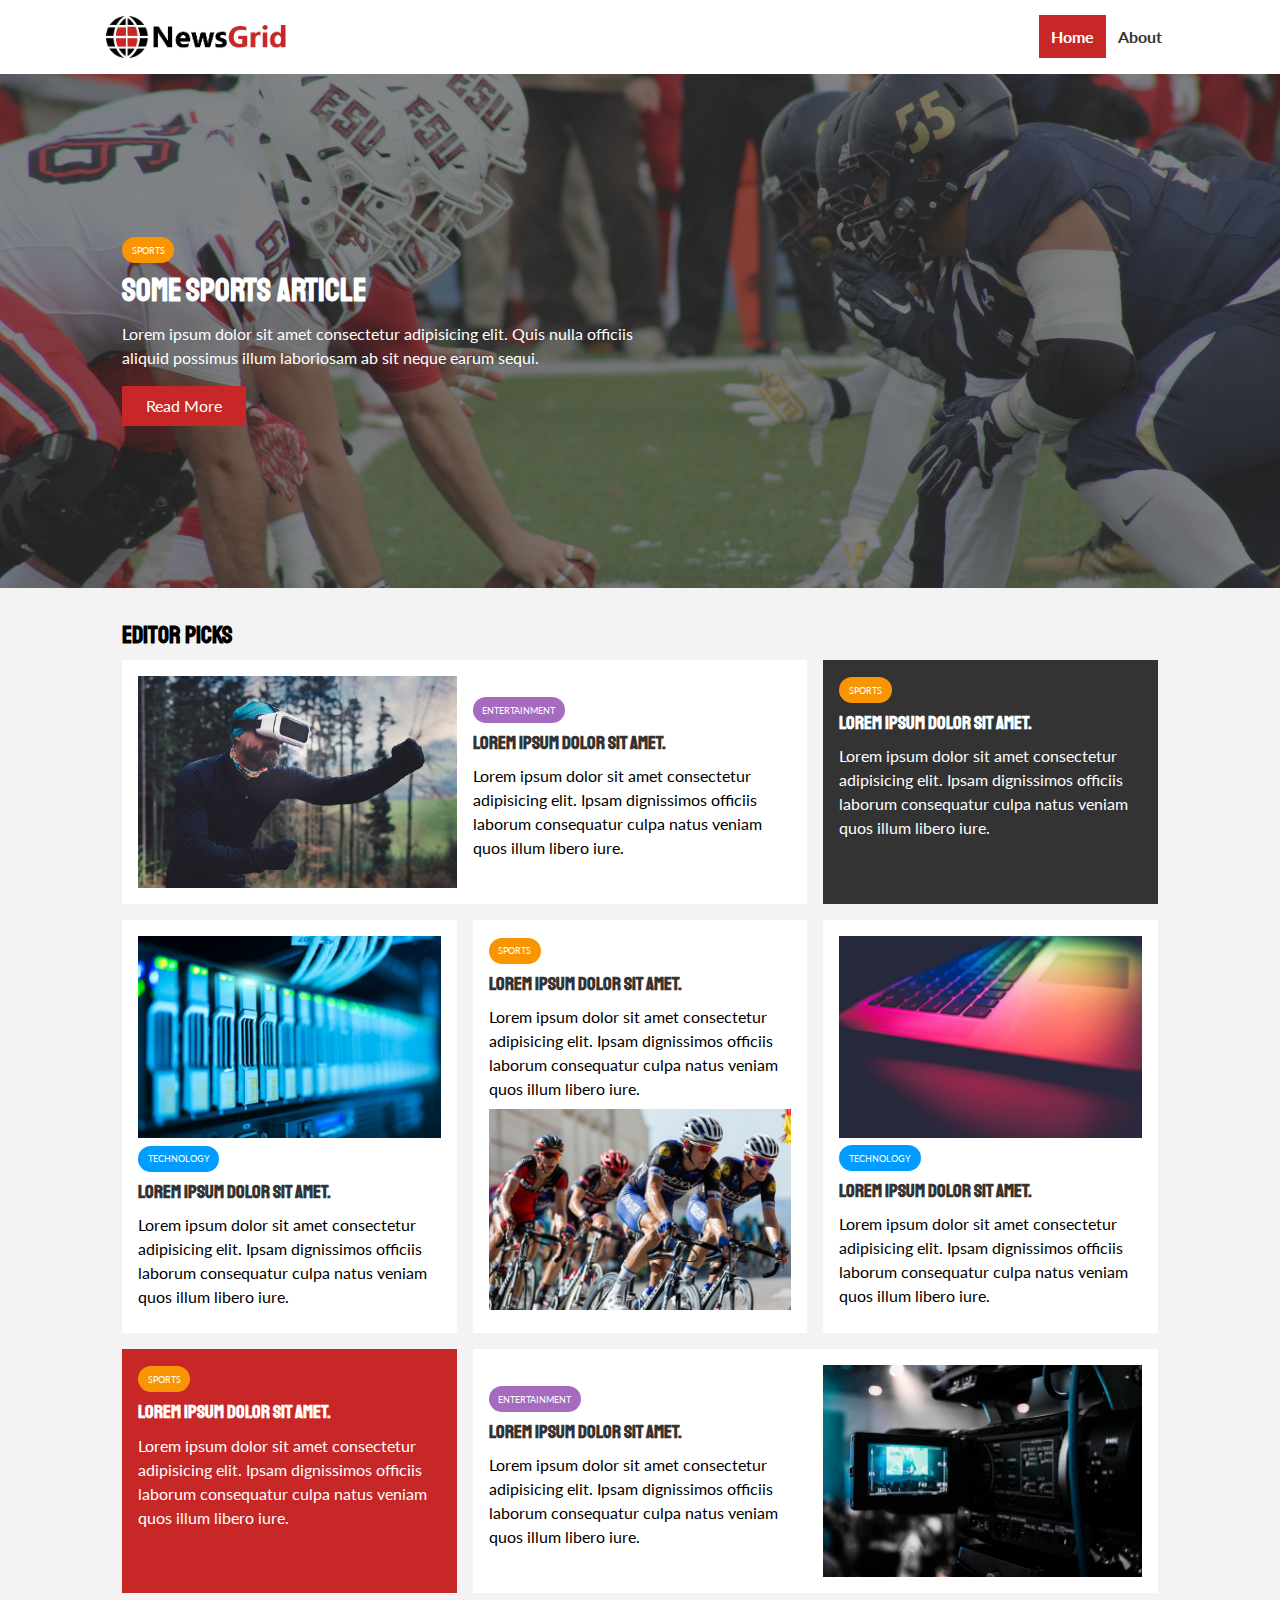
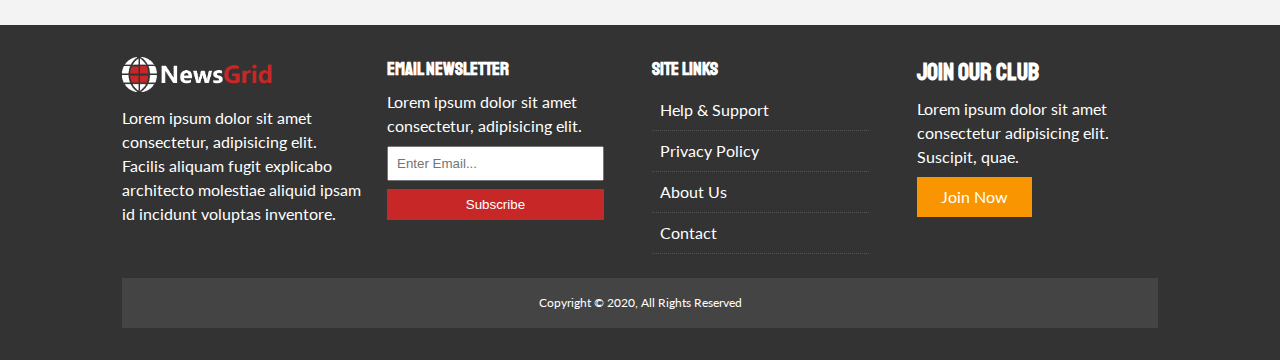
<file: index.html>
<!DOCTYPE html>
<html lang="en">
<head>
  <meta charset="UTF-8">
  <meta name="viewport" content="width=device-width, initial-scale=1.0">
  <link rel="stylesheet" href="https://cdnjs.cloudflare.com/ajax/libs/font-awesome/5.13.0/css/all.min.css" integrity="sha256-h20CPZ0QyXlBuAw7A+KluUYx/3pK+c7lYEpqLTlxjYQ=" crossorigin="anonymous" />
  <link href="https://fonts.googleapis.com/css2?family=Lato&family=Staatliches&display=swap" rel="stylesheet"> 
  <link rel="stylesheet" href="css/style.css">
  <link rel="stylesheet" media="screen and (max-width: 768px)" href="css/mobile.css">
  <link rel="shortcut icon" type="image/x-icon" href="favicon.ico">
  <title>NewsGrid | Latest News</title>
</head>
<body>
  <nav id="main-nav">
    <div class="container">
      <img src="/image_resources/logo.png" alt="NewsGrid" class="logo">
      <div class="social">
        <a href="http://facebook.com"><i class="fab fa-facebook fa-2x"></i></a>
        <a href="http://twitter.com"><i class="fab fa-twitter fa-2x"></i></a>
        <a href="http://instagram.com"><i class="fab fa-instagram fa-2x"></i></a>
        <a href="http://youtube.com"><i class="fab fa-youtube fa-2x"></i></a>
      </div>
      <ul>
        <li><a href="index.html" class="current">Home</a></li>
        <li><a href="about.html" >About</a></li>
      </ul>
    </div>
  </nav>

  <!-- Showcase -->
  <header id="showcase">
    <div class="container">
      <div class="showcase-container">
        <div class="showcase-content">
          <div class="category category-sports">Sports</div>
          <h1>Some Sports Article</h1>
          <p>Lorem ipsum dolor sit amet consectetur adipisicing elit. Quis nulla officiis aliquid possimus illum laboriosam ab sit neque earum sequi.</p>
          <a href="article.html" class="btn btn-primary">Read More</a>
        </div>
      </div>
    </div>
  </header>

  <!-- Home Articles -->
  <section id="home-articles" class="py-2">
    <div class="container">
    <h2>Editor Picks</h2>
    <div class="articles-container">
      <article class="card">
        <img src="/image_resources/articles/ent1.jpg" alt="">
        <div>
          <div class="category category-ent">Entertainment</div>
        <h3>
          <a href="article.html">Lorem ipsum dolor sit amet.</a>
        </h3>
        <p>Lorem ipsum dolor sit amet consectetur adipisicing elit. Ipsam dignissimos officiis laborum consequatur culpa natus veniam quos illum libero iure.</p>
        </div>
      </article>
      <article class="card bg-dark">
          <div class="category category-sports">Sports</div>
        <h3>
          <a href="article.html">Lorem ipsum dolor sit amet.</a>
        </h3>
        <p>Lorem ipsum dolor sit amet consectetur adipisicing elit. Ipsam dignissimos officiis laborum consequatur culpa natus veniam quos illum libero iure.</p>
      </article>
      <article class="card">
        <img src="/image_resources/articles/tech1.jpg" alt="">
        <div class="category category-tech">Technology</div>
      <h3>
        <a href="article.html">Lorem ipsum dolor sit amet.</a>
      </h3>
      <p>Lorem ipsum dolor sit amet consectetur adipisicing elit. Ipsam dignissimos officiis laborum consequatur culpa natus veniam quos illum libero iure.</p>
    </article>
      <article class="card">
        <div class="category category-sports">Sports</div>
      <h3>
        <a href="article.html">Lorem ipsum dolor sit amet.</a>
      </h3>
      <p>Lorem ipsum dolor sit amet consectetur adipisicing elit. Ipsam dignissimos officiis laborum consequatur culpa natus veniam quos illum libero iure.</p>
      <img src="/image_resources/articles/sports1.jpg" alt="">
    </article>
    <article class="card">
      <img src="/image_resources/articles/tech2.jpg" alt="">
      <div class="category category-tech">Technology</div>
    <h3>
      <a href="article.html">Lorem ipsum dolor sit amet.</a>
    </h3>
    <p>Lorem ipsum dolor sit amet consectetur adipisicing elit. Ipsam dignissimos officiis laborum consequatur culpa natus veniam quos illum libero iure.</p>
  </article>
  <article class="card bg-primary">
    <div class="category category-sports">Sports</div>
  <h3>
    <a href="article.html">Lorem ipsum dolor sit amet.</a>
  </h3>
  <p>Lorem ipsum dolor sit amet consectetur adipisicing elit. Ipsam dignissimos officiis laborum consequatur culpa natus veniam quos illum libero iure.</p>
</article>
<article class="card">
  <div>
    <div class="category category-ent">Entertainment</div>
  <h3>
    <a href="article.html">Lorem ipsum dolor sit amet.</a>
  </h3>
  <p>Lorem ipsum dolor sit amet consectetur adipisicing elit. Ipsam dignissimos officiis laborum consequatur culpa natus veniam quos illum libero iure.</p>
  </div>
  <img src="/image_resources/articles/ent2.jpg" alt="">
</article>
     </div>
    </div>
  </section>

  <!-- Footer -->
  <footer id="main-footer" class="py-2">
    <div class="container footer-container">
      <div>
        <img src="/image_resources/logo_light.png" alt="NewsGrid">
        <p>Lorem ipsum dolor sit amet consectetur, adipisicing elit. Facilis aliquam fugit explicabo architecto molestiae aliquid ipsam id incidunt voluptas inventore.</p>
      </div>
      <div>
        <h3>Email Newsletter</h3>
        <p>Lorem ipsum dolor sit amet consectetur, adipisicing elit.
          <form name="contact" method="POST" data-netlify="true">
            <input type="email" name="email" placeholder="Enter Email...">
            <input type="submit" value="Subscribe" class="btn btn-primary">
          </form>
        </p>
      </div>
      <div>
        <h3>Site Links</h3>
        <ul class="list">
          <li><a href="#">Help & Support</a></li>
          <li><a href="#">Privacy Policy</a></li>
          <li><a href="#">About Us</a></li>
          <li><a href="#">Contact</a></li>
        </ul>
      </div>
      <div>
        <h2>Join Our Club</h2>
        <p>Lorem ipsum dolor sit amet consectetur adipisicing elit. Suscipit, quae.</p>
        <a href="#" class="btn btn-secondary">Join Now</a>
      </div>
      <div>
        <p>
          Copyright &copy; 2020, All Rights Reserved
        </p>
      </div>
    </div>
  </footer>
</body>
</html>
</file>
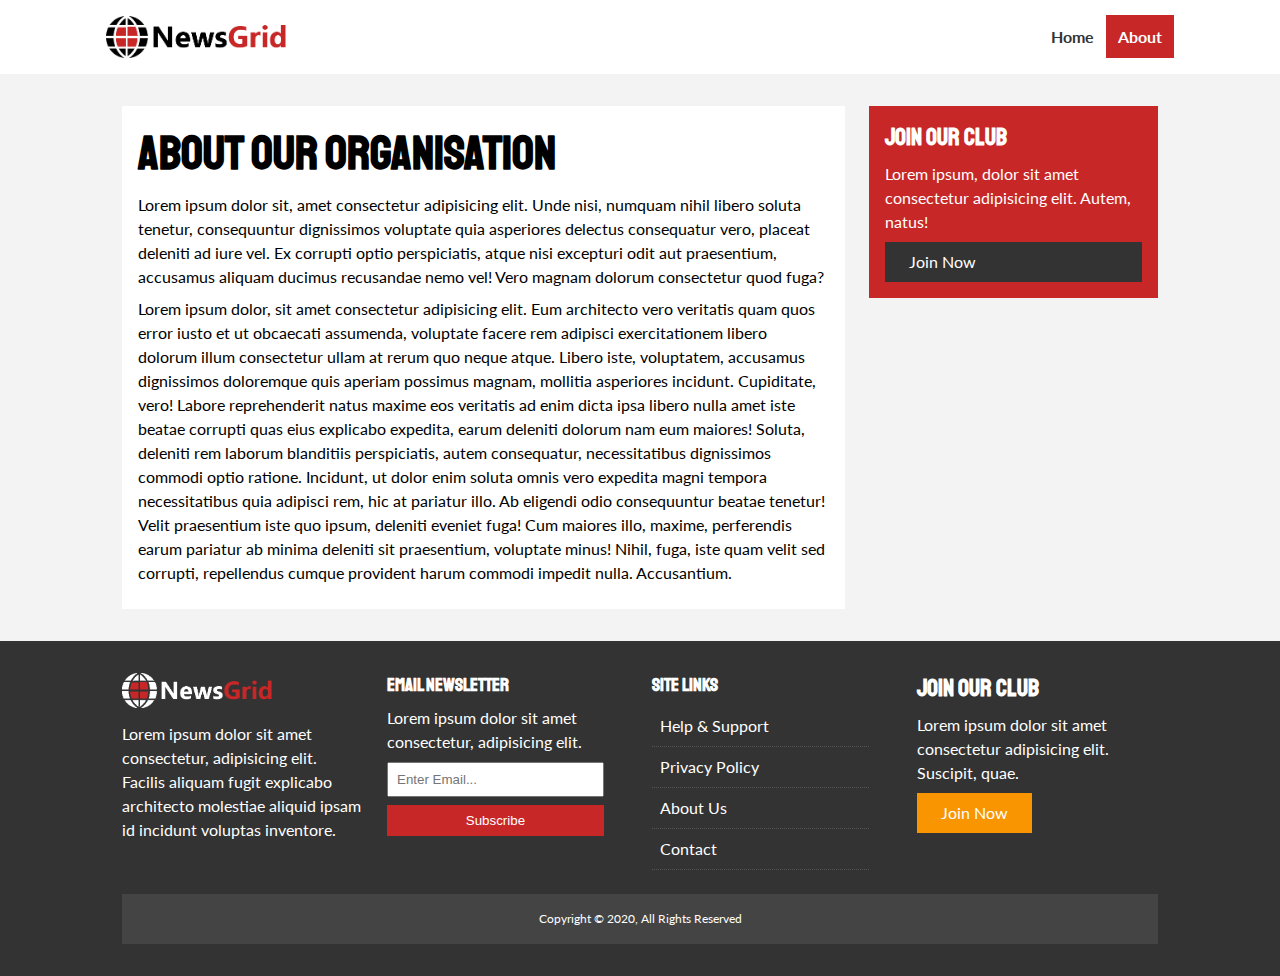
<file: about.html>
<!DOCTYPE html>
<html lang="en">
<head>
  <meta charset="UTF-8">
  <meta name="viewport" content="width=device-width, initial-scale=1.0">
  <link rel="stylesheet" href="https://cdnjs.cloudflare.com/ajax/libs/font-awesome/5.13.0/css/all.min.css" integrity="sha256-h20CPZ0QyXlBuAw7A+KluUYx/3pK+c7lYEpqLTlxjYQ=" crossorigin="anonymous" />
  <link href="https://fonts.googleapis.com/css2?family=Lato&family=Staatliches&display=swap" rel="stylesheet"> 
  <link rel="stylesheet" href="css/style.css">
  <link rel="stylesheet" media="screen and (max-width: 768px)" href="css/mobile.css">
  <link rel="shortcut icon" type="image/x-icon" href="favicon.ico">
  <title>NewsGrid | About</title>
</head>
<body>
  <nav id="main-nav">
    <div class="container">
      <img src="/image_resources/logo.png" alt="NewsGrid" class="logo">
      <div class="social">
        <a href="http://facebook.com"><i class="fab fa-facebook fa-2x"></i></a>
        <a href="http://twitter.com"><i class="fab fa-twitter fa-2x"></i></a>
        <a href="http://instagram.com"><i class="fab fa-instagram fa-2x"></i></a>
        <a href="http://youtube.com"><i class="fab fa-youtube fa-2x"></i></a>
      </div>
      <ul>
        <li><a href="index.html">Home</a></li>
        <li><a href="about.html" class="current">About</a></li>
      </ul>
    </div>
  </nav>

  <section id="about">
    <div class="container">
      <div class="page-container">
        <article class="card">
          <h1 class="l-heading">About Our Organisation</h1>
          <p>Lorem ipsum dolor sit, amet consectetur adipisicing elit. Unde nisi, numquam nihil libero soluta tenetur, consequuntur dignissimos voluptate quia asperiores delectus consequatur vero, placeat deleniti ad iure vel. Ex corrupti optio perspiciatis, atque nisi excepturi odit aut praesentium, accusamus aliquam ducimus recusandae nemo vel! Vero magnam dolorum consectetur quod fuga?</p>
          <p>Lorem ipsum dolor, sit amet consectetur adipisicing elit. Eum architecto vero veritatis quam quos error iusto et ut obcaecati assumenda, voluptate facere rem adipisci exercitationem libero dolorum illum consectetur ullam at rerum quo neque atque. Libero iste, voluptatem, accusamus dignissimos doloremque quis aperiam possimus magnam, mollitia asperiores incidunt. Cupiditate, vero! Labore reprehenderit natus maxime eos veritatis ad enim dicta ipsa libero nulla amet iste beatae corrupti quas eius explicabo expedita, earum deleniti dolorum nam eum maiores! Soluta, deleniti rem laborum blanditiis perspiciatis, autem consequatur, necessitatibus dignissimos commodi optio ratione. Incidunt, ut dolor enim soluta omnis vero expedita magni tempora necessitatibus quia adipisci rem, hic at pariatur illo. Ab eligendi odio consequuntur beatae tenetur! Velit praesentium iste quo ipsum, deleniti eveniet fuga! Cum maiores illo, maxime, perferendis earum pariatur ab minima deleniti sit praesentium, voluptate minus! Nihil, fuga, iste quam velit sed corrupti, repellendus cumque provident harum commodi impedit nulla. Accusantium.
          </p>
        </article>
        <aside class="card bg-primary">
          <h2>Join Our Club</h2>
          <p>Lorem ipsum, dolor sit amet consectetur adipisicing elit. Autem, natus!</p>
          <a href="#" class="btn btn-dark btn-block">Join Now</a>
        </aside>
      </div>
    </div>
  </section>

 
  <!-- Footer -->
  <footer id="main-footer" class="py-2">
    <div class="container footer-container">
      <div>
        <img src="/image_resources/logo_light.png" alt="NewsGrid">
        <p>Lorem ipsum dolor sit amet consectetur, adipisicing elit. Facilis aliquam fugit explicabo architecto molestiae aliquid ipsam id incidunt voluptas inventore.</p>
      </div>
      <div>
        <h3>Email Newsletter</h3>
        <p>Lorem ipsum dolor sit amet consectetur, adipisicing elit.
          <form name="contact" method="POST" data-netlify="true">
            <input type="email" name="email" placeholder="Enter Email...">
            <input type="submit" value="Subscribe" class="btn btn-primary">
          </form>
        </p>
      </div>
      <div>
        <h3>Site Links</h3>
        <ul class="list">
          <li><a href="#">Help & Support</a></li>
          <li><a href="#">Privacy Policy</a></li>
          <li><a href="#">About Us</a></li>
          <li><a href="#">Contact</a></li>
        </ul>
      </div>
      <div>
        <h2>Join Our Club</h2>
        <p>Lorem ipsum dolor sit amet consectetur adipisicing elit. Suscipit, quae.</p>
        <a href="#" class="btn btn-secondary">Join Now</a>
      </div>
      <div>
        <p>
          Copyright &copy; 2020, All Rights Reserved
        </p>
      </div>
    </div>
  </footer>
</body>
</html>
</file>
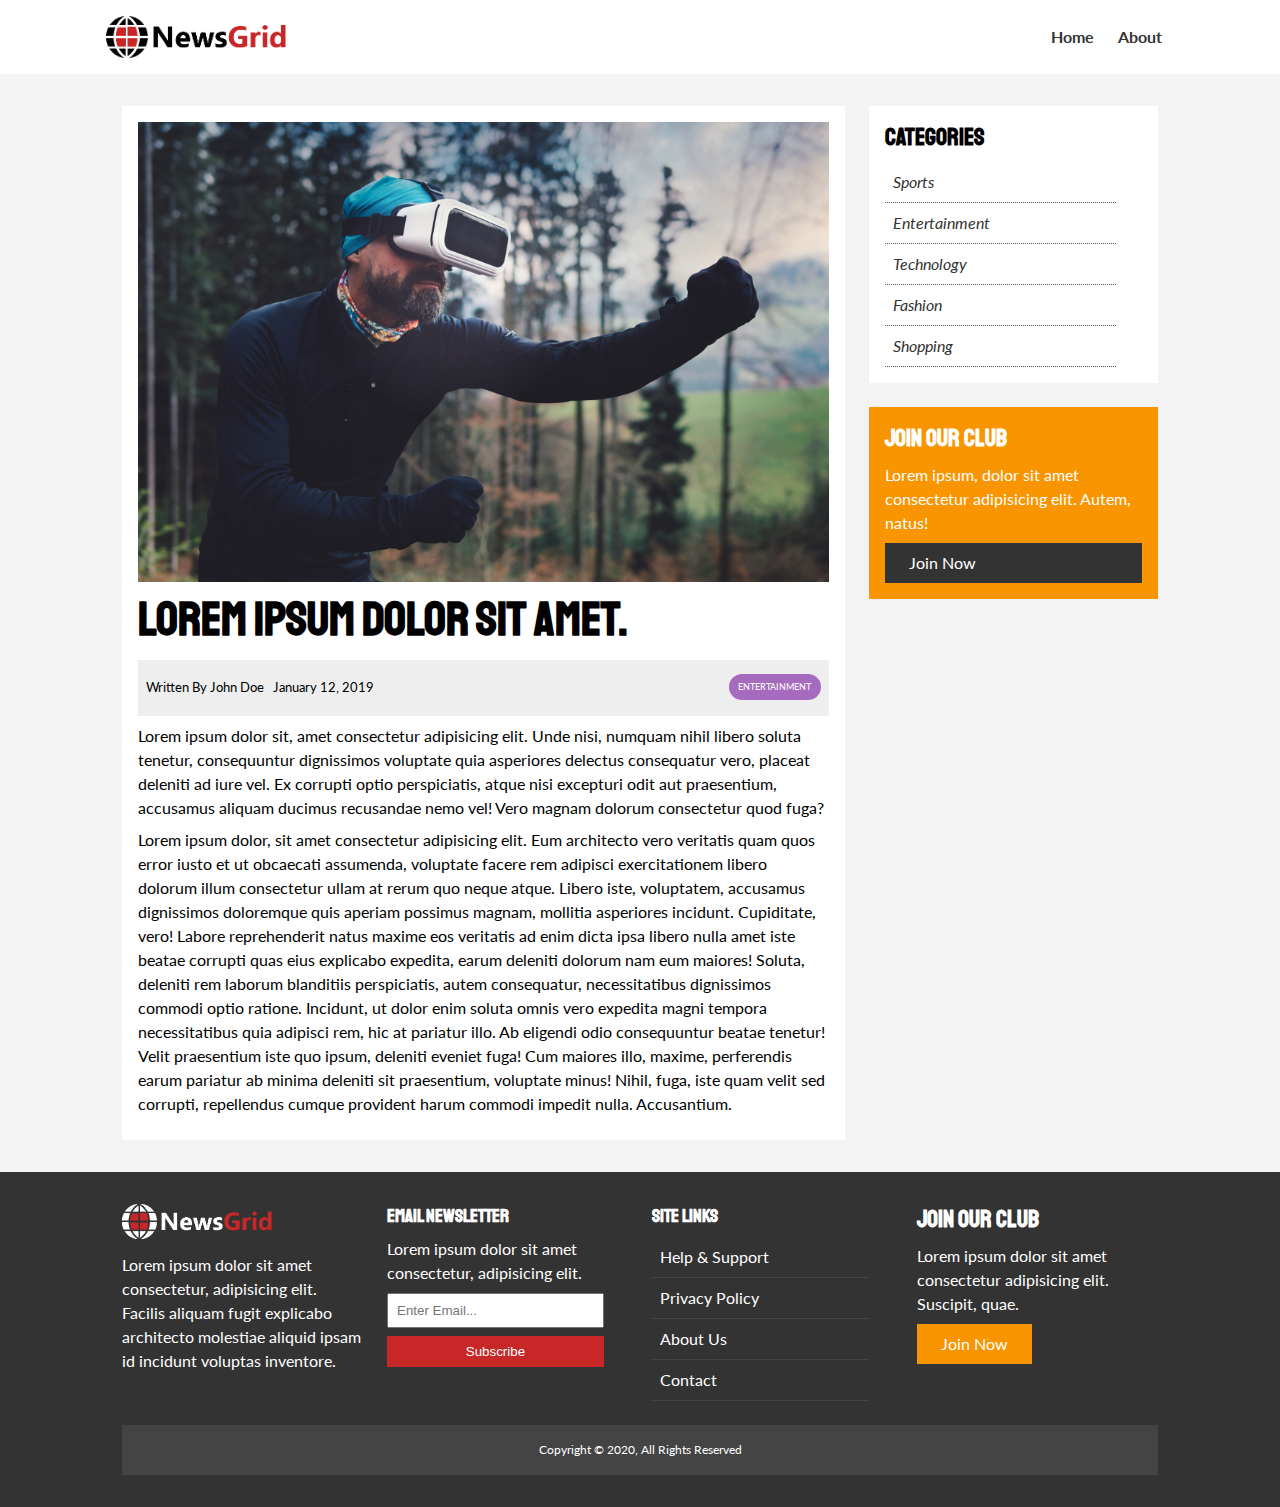
<file: article.html>
<!DOCTYPE html>
<html lang="en">
<head>
  <meta charset="UTF-8">
  <meta name="viewport" content="width=device-width, initial-scale=1.0">
  <link rel="stylesheet" href="https://cdnjs.cloudflare.com/ajax/libs/font-awesome/5.13.0/css/all.min.css" integrity="sha256-h20CPZ0QyXlBuAw7A+KluUYx/3pK+c7lYEpqLTlxjYQ=" crossorigin="anonymous" />
  <link href="https://fonts.googleapis.com/css2?family=Lato&family=Staatliches&display=swap" rel="stylesheet"> 
  <link rel="stylesheet" href="css/style.css">
  <link rel="stylesheet" media="screen and (max-width: 768px)" href="css/mobile.css">
  <link rel="shortcut icon" type="image/x-icon" href="favicon.ico">
  <title>NewsGrid | Latest News</title>
</head>
<body>
  <nav id="main-nav">
    <div class="container">
      <img src="/image_resources/logo.png" alt="NewsGrid" class="logo">
      <div class="social">
        <a href="http://facebook.com"><i class="fab fa-facebook fa-2x"></i></a>
        <a href="http://twitter.com"><i class="fab fa-twitter fa-2x"></i></a>
        <a href="http://instagram.com"><i class="fab fa-instagram fa-2x"></i></a>
        <a href="http://youtube.com"><i class="fab fa-youtube fa-2x"></i></a>
      </div>
      <ul>
        <li><a href="index.html">Home</a></li>
        <li><a href="about.html">About</a></li>
      </ul>
    </div>
  </nav>

  <section id="article">
    <div class="container">
      <div class="page-container">
        <article class="card">
          <img src="/image_resources/articles/ent1.jpg" alt="">
          <h1 class="l-heading">Lorem ipsum dolor sit amet.</h1>
          <div class="meta">
            <small>
              <i class="fas fa-user"></i> Written By John Doe &nbsp; January 12, 2019
            </small>
            <div class="category category-ent">Entertainment</div>
          </div>
          <p>Lorem ipsum dolor sit, amet consectetur adipisicing elit. Unde nisi, numquam nihil libero soluta tenetur, consequuntur dignissimos voluptate quia asperiores delectus consequatur vero, placeat deleniti ad iure vel. Ex corrupti optio perspiciatis, atque nisi excepturi odit aut praesentium, accusamus aliquam ducimus recusandae nemo vel! Vero magnam dolorum consectetur quod fuga?</p>
          <p>Lorem ipsum dolor, sit amet consectetur adipisicing elit. Eum architecto vero veritatis quam quos error iusto et ut obcaecati assumenda, voluptate facere rem adipisci exercitationem libero dolorum illum consectetur ullam at rerum quo neque atque. Libero iste, voluptatem, accusamus dignissimos doloremque quis aperiam possimus magnam, mollitia asperiores incidunt. Cupiditate, vero! Labore reprehenderit natus maxime eos veritatis ad enim dicta ipsa libero nulla amet iste beatae corrupti quas eius explicabo expedita, earum deleniti dolorum nam eum maiores! Soluta, deleniti rem laborum blanditiis perspiciatis, autem consequatur, necessitatibus dignissimos commodi optio ratione. Incidunt, ut dolor enim soluta omnis vero expedita magni tempora necessitatibus quia adipisci rem, hic at pariatur illo. Ab eligendi odio consequuntur beatae tenetur! Velit praesentium iste quo ipsum, deleniti eveniet fuga! Cum maiores illo, maxime, perferendis earum pariatur ab minima deleniti sit praesentium, voluptate minus! Nihil, fuga, iste quam velit sed corrupti, repellendus cumque provident harum commodi impedit nulla. Accusantium.
          </p>
        </article>

        <aside id="categories" class="card">
          <h2>Categories</h2>
          <ul class="list">
            <li><a href="#"><i class="fas fa-chevron-right"> Sports</i></a></li>
            <li><a href="#"><i class="fas fa-chevron-right"> Entertainment</i></a></li>
            <li><a href="#"><i class="fas fa-chevron-right"> Technology</i></a></li>
            <li><a href="#"><i class="fas fa-chevron-right"> Fashion</i></a></li>
            <li><a href="#"><i class="fas fa-chevron-right"> Shopping</i></a></li>
          </ul>
        </aside>
        <aside class="card bg-secondary">
          <h2>Join Our Club</h2>
          <p>Lorem ipsum, dolor sit amet consectetur adipisicing elit. Autem, natus!</p>
          <a href="#" class="btn btn-dark btn-block">Join Now</a>
        </aside>
      </div>
    </div>
  </section>

 
  <!-- Footer -->
  <footer id="main-footer" class="py-2">
    <div class="container footer-container">
      <div>
        <img src="/image_resources/logo_light.png" alt="NewsGrid">
        <p>Lorem ipsum dolor sit amet consectetur, adipisicing elit. Facilis aliquam fugit explicabo architecto molestiae aliquid ipsam id incidunt voluptas inventore.</p>
      </div>
      <div>
        <h3>Email Newsletter</h3>
        <p>Lorem ipsum dolor sit amet consectetur, adipisicing elit.
          <form name="contact" method="POST" data-netlify="true">
            <input type="email" name="email" placeholder="Enter Email...">
            <input type="submit" value="Subscribe" class="btn btn-primary">
          </form>
        </p>
      </div>
      <div>
        <h3>Site Links</h3>
        <ul class="list">
          <li><a href="#">Help & Support</a></li>
          <li><a href="#">Privacy Policy</a></li>
          <li><a href="#">About Us</a></li>
          <li><a href="#">Contact</a></li>
        </ul>
      </div>
      <div>
        <h2>Join Our Club</h2>
        <p>Lorem ipsum dolor sit amet consectetur adipisicing elit. Suscipit, quae.</p>
        <a href="#" class="btn btn-secondary">Join Now</a>
      </div>
      <div>
        <p>
          Copyright &copy; 2020, All Rights Reserved
        </p>
      </div>
    </div>
  </footer>
</body>
</html>
</file>
<file: css/style.css>
:root {
  --primary-color: #c72727;
  --secondary-color: #f99500;
  --light-color: #f3f3f3;
  --dark-color: #333;
  --max-width: 1100px;
}

.category {
  --sport-color: #f99500;
  --ent-color: #a66bbe;
  --tech-color: #009cff;
}

* {
  margin: 0;
  padding: 0;
  box-sizing: border-box;
}

body {
  font-family: 'Lato', sans-serif;
  line-height: 1.5;
  background: var(--light-color);
}

a {
  color: #333;
  text-decoration: none;
}

ul {
  list-style: none;
}

p {
  margin: .5rem 0;
}

img {
  width: 100%;
}

h1, h2, h3, h4, h5, h6 {
  font-family: 'Staatliches', cursive;
  margin-bottom: .55rem;
  line-height: 1.3;
}

/* Utility */
.container {
  max-width: var(--max-width);
  margin: auto;
  padding: 0 2rem;
  overflow: hidden;
}

.category {
  display: inline-block;
  color: #fff;
  font-size: 0.55rem;
  text-transform: uppercase;
  padding: 0.4rem 0.6rem;
  border-radius: 15px;
  margin-bottom: 0.5rem; 
}

.category-sports {
  background: var(--sport-color);
  user-select: none;
}
.category-ent { 
  background: var(--ent-color);
  user-select: none;
}
.category-tech { 
  background: var(--tech-color);
  user-select: none;
}

.btn {
  display: inline-block;
  border: none;
  background: var(--dark-color);
  color: #fff;
  padding: 0.5rem 1.5rem;
}

.btn-light { background: var(--light-color); }
.btn-primary { background: var(--primary-color); }
.btn-secondary { background: var(--secondary-color); }

.btn-block {
  display: block;
}

.card {
  background: #fff;
  padding: 1rem;
}

.bg-dark {
  background: var(--dark-color);
  color: #fff;
}

.bg-primary {
  background: var(--primary-color);
  color: #fff;
}

.bg-secondary {
  background: var(--secondary-color);
  color: #fff;
}

.bg-dark h1,
.bg-dark h2,
.bg-dark h3, 
.bg-dark a,
.bg-primary h1,
.bg-primary h2,
.bg-primary h3, 
.bg-primary a,
.bg-secondary h1,
.bg-secondary h2,
.bg-secondary h3, 
.bg-secondary a {
  color: #fff;
}

.py-1 { padding: 1.5rem 0 }
.py-2 { padding: 2rem 0 }
.py-3 { padding: 3rem 0 }
.p-1 { padding: 1.5rem }
.p-2 { padding: 2rem }
.p-3 { padding: 3rem }

.l-heading {
  font-size: 3rem;
}

.list li {
  padding: 0.5rem;
  border-bottom: #555 dotted 1px;
  width: 90%;
}

.list li a:hover {
  color: var(--primary-color) !important;
}

/* Inner page grid container */
.page-container {
  display: grid;
  grid-template-columns: 5fr 2fr;
  margin: 2rem 0;
  grid-gap: 1.5rem;
}

.page-container > *:first-child {
  grid-row: 1 / span 3;
}

/* Navigation */
#main-nav {
  background: #fff;
  position: sticky;
  top: 0;
  z-index: 2;
}

#main-nav .container {
  display: grid;
  grid-template-columns: 6fr 3fr 2fr;
  padding: 1rem;
  align-items: center;
}

#main-nav .logo {
  width: 180px;
}

#main-nav ul {
  justify-self: end;
  display: flex;
}

#main-nav ul li a {
  padding: 0.75rem;
  font-weight: bold;
}

#main-nav ul li a.current {
  background: var(--primary-color);
  color: #fff;
}

#main-nav ul li a:hover {
  background: var(--light-color);
  color: var(--dark-color);
}

#main-nav .social {
  justify-self: center; 
}

#main-nav .social i {
  color: #777;
  margin-right: .5rem;
}

/* Showcase */
#showcase {
  color: #fff;
  background: #333;
  padding: 2rem;
  position: relative;
}

#showcase:before {
  content: '';
  background: url('../image_resources/featured.jpg') no-repeat center center/cover;
  position: absolute;
  top: 0;
  left: 0;
  width: 100%;
  height: 100%;
  opacity: 0.4;
}

#showcase .showcase-container {
  display: grid;
  grid-template-columns: repeat(2, 1fr);
  justify-content: center;
  align-items: center;
  height: 50vh;
}

#showcase .showcase-content {
  z-index:  1;
}

#showcase .showcase-content p {
  margin-bottom: 1rem;
}

/* Home Articles */
#home-articles .articles-container {
  display: grid;
  grid-template-columns: repeat(3, 1fr);
  grid-gap: 1rem;
}

#home-articles .articles-container > *:first-child,
#home-articles .articles-container > *:last-child {
  display: grid;
  grid-template-columns: repeat(2, 1fr);
  grid-gap: 1rem;
  align-items: center;
  grid-column: 1 / span 2;
}

#home-articles .articles-container > *:last-child {
  grid-column: 2 / span 2;
}

#article .meta {
  display: flex;
  justify-content: space-between;
  align-items: center;
  background: #eee;
  padding: 0.5rem;
}

#article .meta .category {
  margin-top: 0.4rem;
}

/* Footer */
#main-footer {
  background: var(--dark-color);
  color: #fff;
}

#main-footer img {
  width: 150px;
}

#main-footer a {
  color: #fff;
}

#main-footer .footer-container {
  display: grid;
  grid-template-columns: repeat(4, 1fr);
  grid-gap: 1.5rem;
}

#main-footer .footer-container > *:last-child {
  background: #444;
  grid-column: 1 / span 4;
  padding: 0.5rem;
  text-align: center;
  font-size: 0.75rem;
}

#main-footer .footer-container input[type='email'] {
  width: 90%;
  padding: 0.5rem;
  margin-bottom: 0.5rem;
}

#main-footer .footer-container input[type='submit'] {
  width: 90%;
}
</file>
<file: css/mobile.css>
/* Navigation */
#main-nav .social {
  display: none;
}

#main-nav .container {
  grid-template-columns: 1fr;
  grid-gap: 1.2rem
}

#main-nav ul,
#main-nav .logo {
  justify-self: center;
}

#main-nav ul li a {
  padding: 0.5rem;
}

#home-articles .articles-container {
  grid-template-columns: repeat(2, 1fr);
}

#home-articles .articles-container > *:first-child,
#home-articles .articles-container > *:last-child {
  grid-template-columns: 1fr;
  grid-column: 1; 
}

@media(max-width: 600px) {
  /* Stack Grid Items */
  #showcase .showcase-container,
  #home-articles .articles-container,
  #main-footer .footer-container {
    grid-template-columns: 1fr;
  }

  #main-footer .footer-container > *:last-child {
    grid-column: 1;
  }

  #main-footer .footer-container > *:first-child,
  #main-footer .footer-container > *:nth-child(2) {
  border-bottom: #444 dotted 1px;
  padding-bottom: 1rem; 
  }

  .page-container {
    grid-template-columns: 1fr;
    text-align: center;
  } 

  .page-container > *:first-child {
    grid-row: 1;
  }

  .l-heading {
    font-size: 2rem;
  }

  #categories .list {
    transform: translateX(20px);
  }
}
</file>
